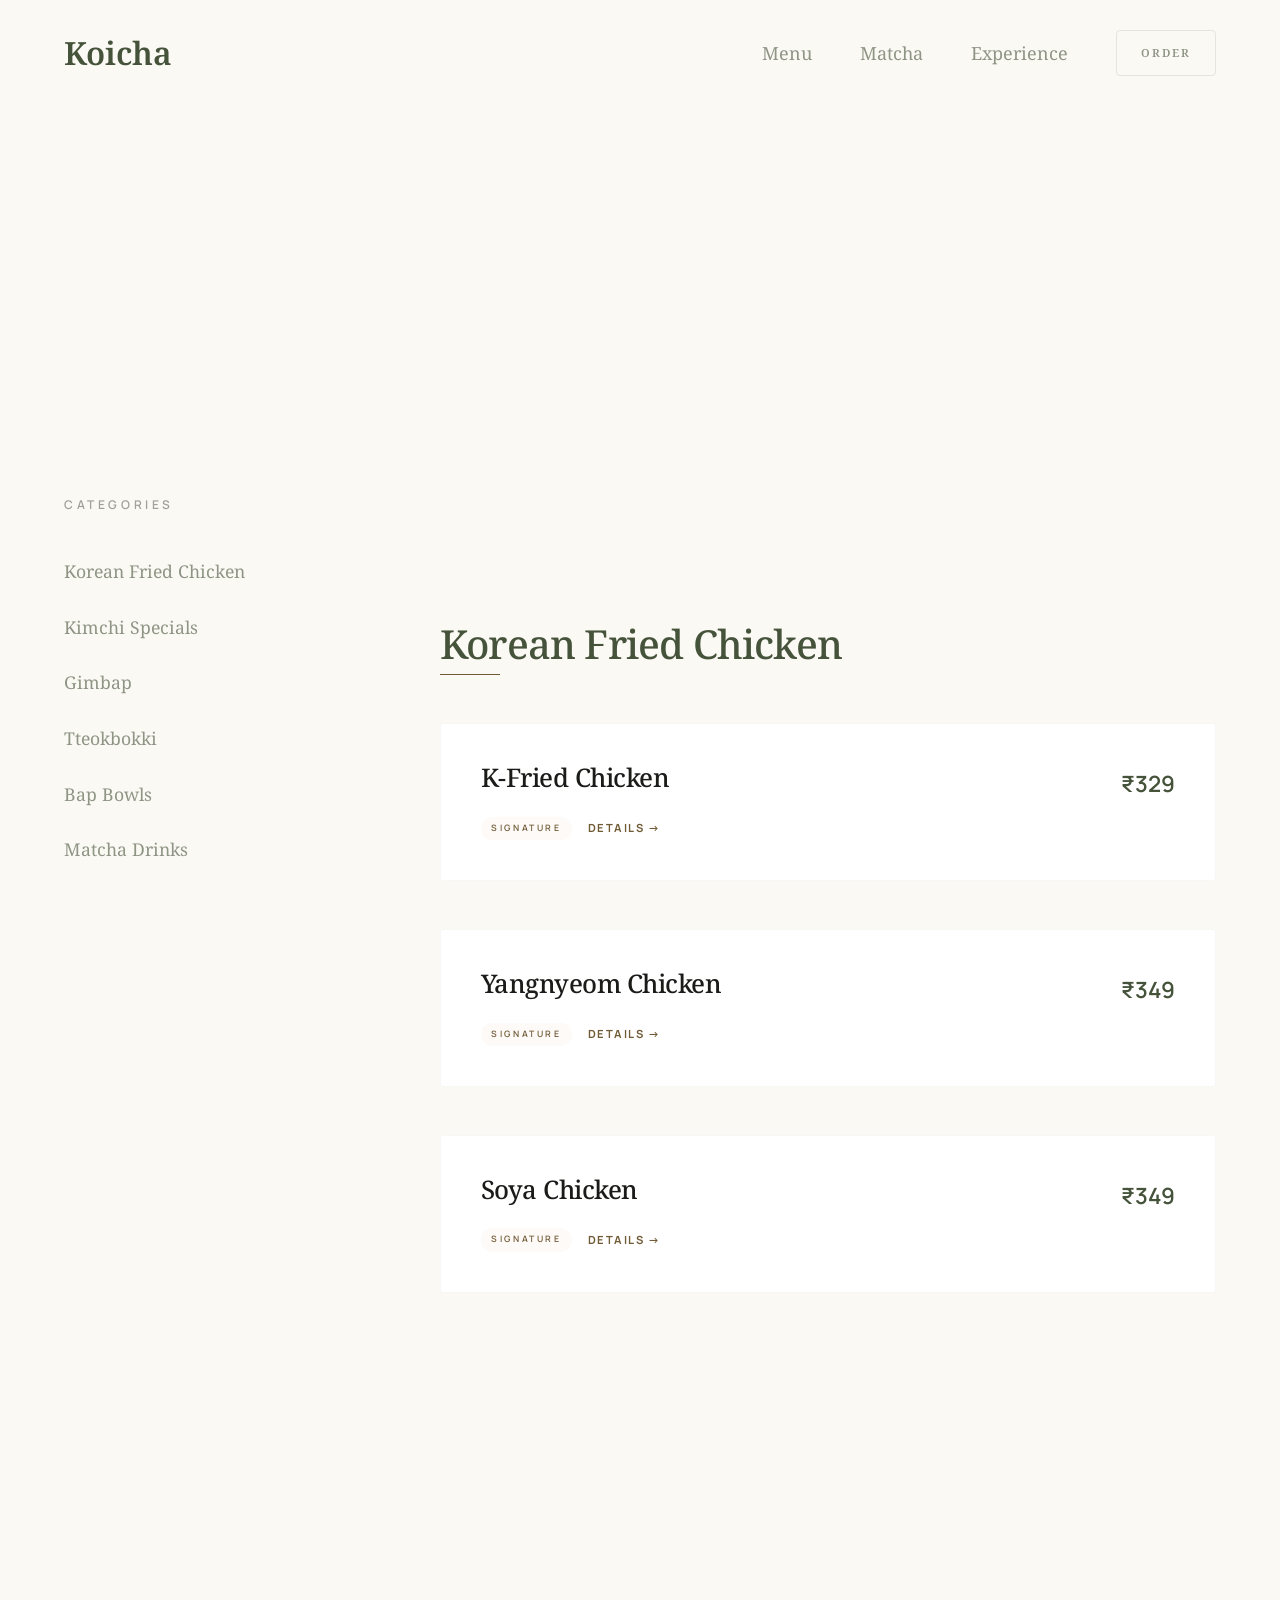
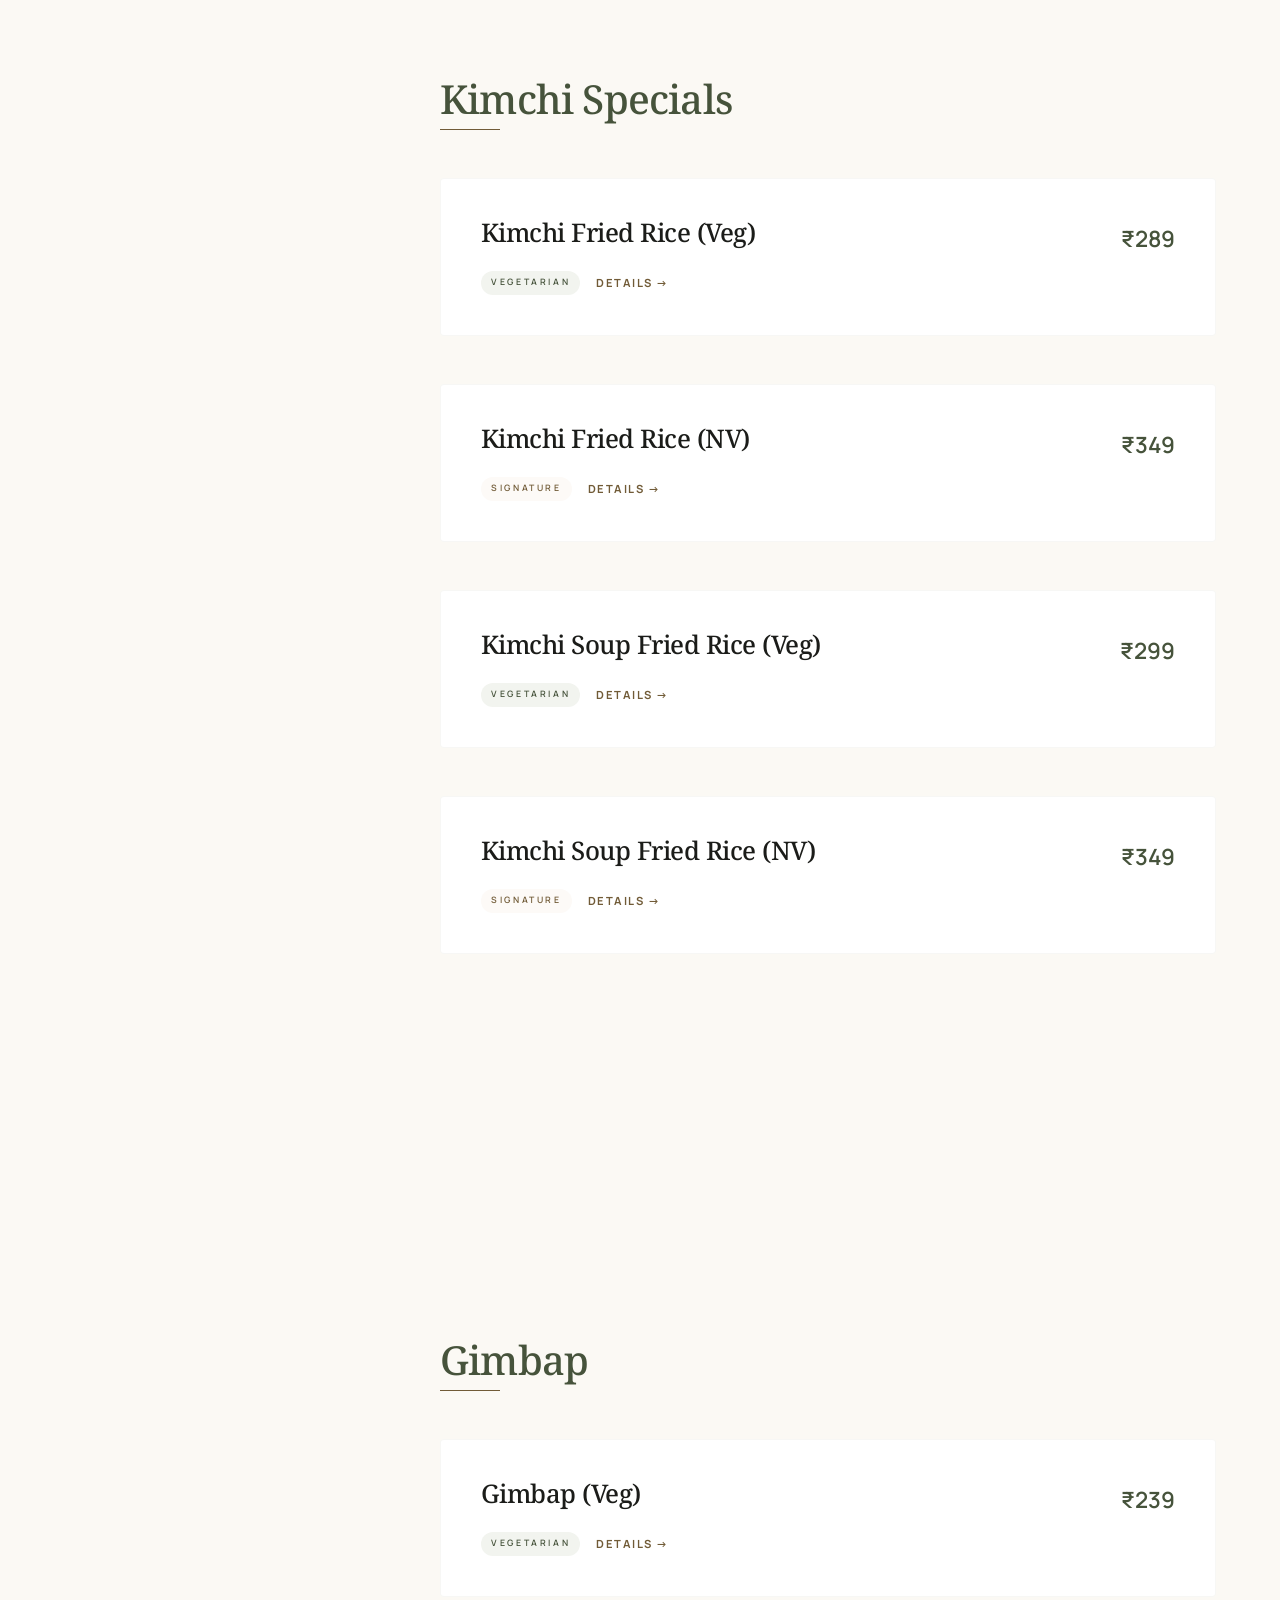
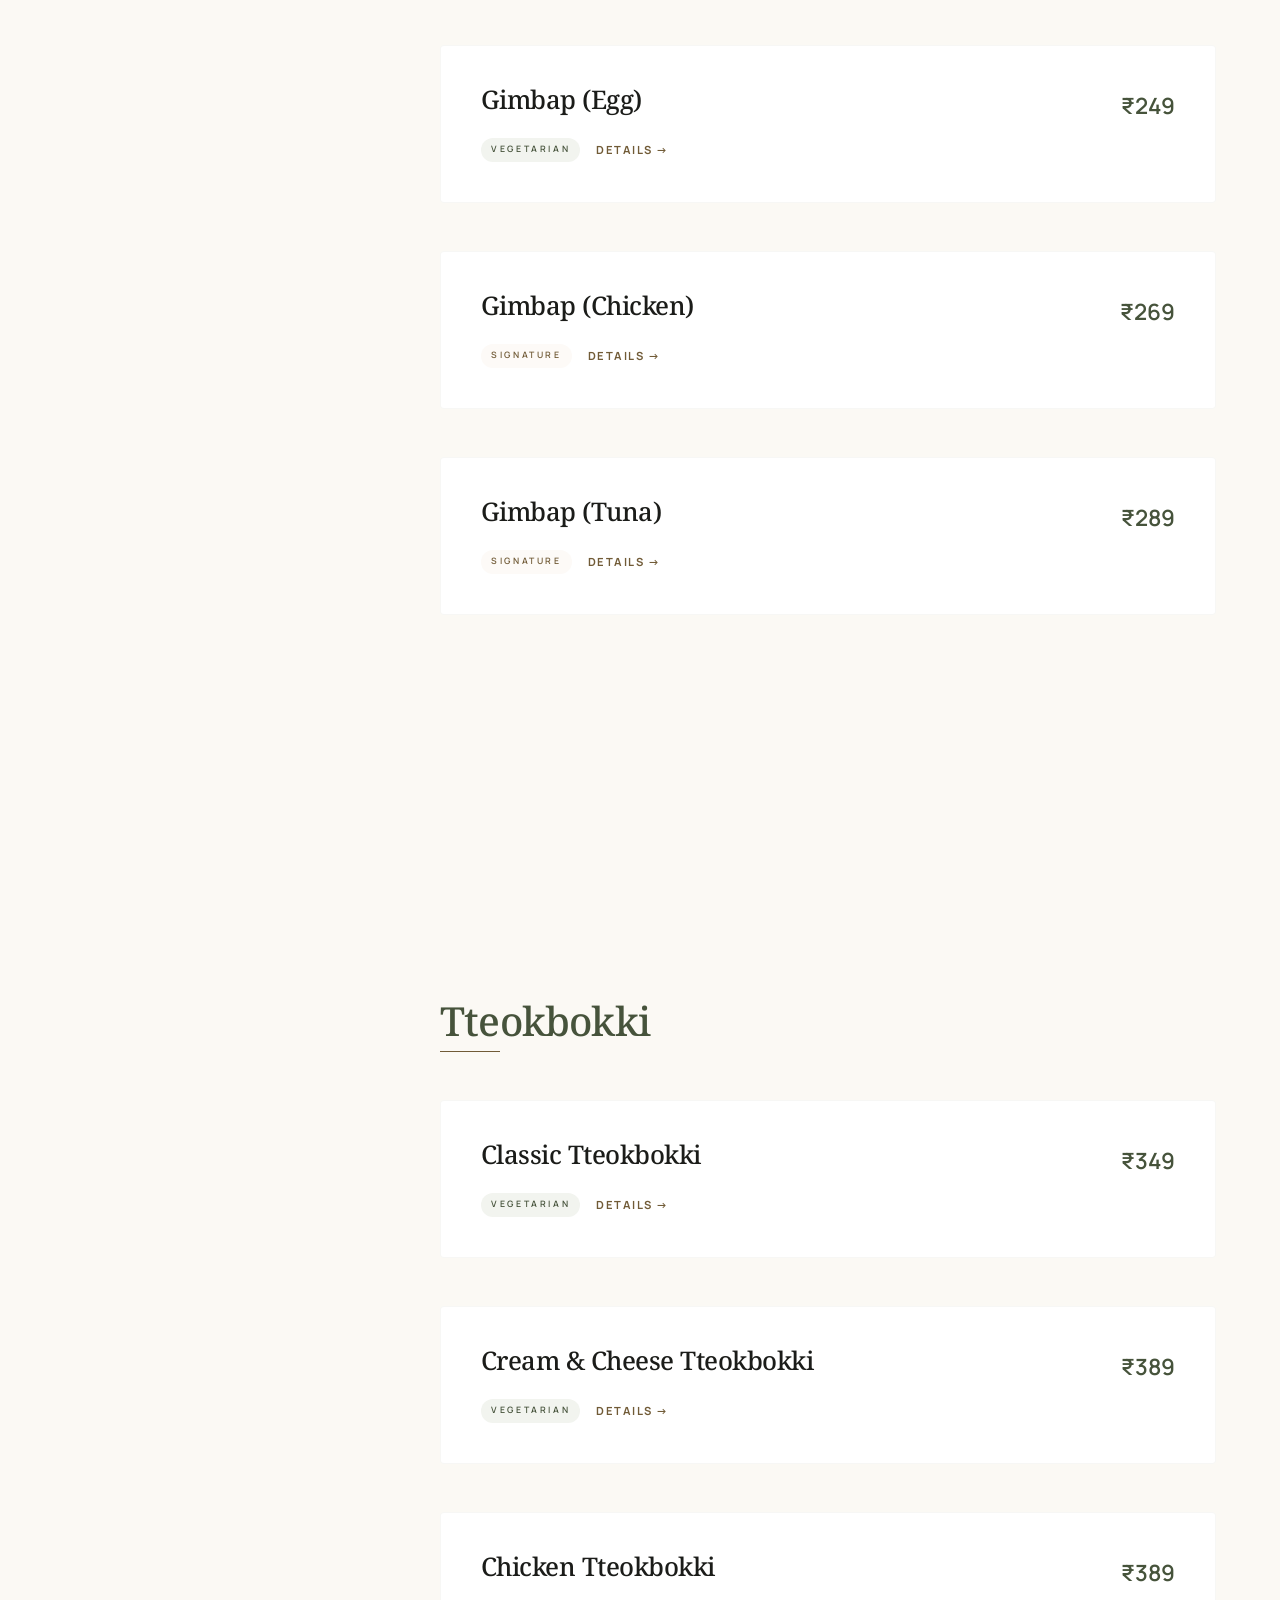
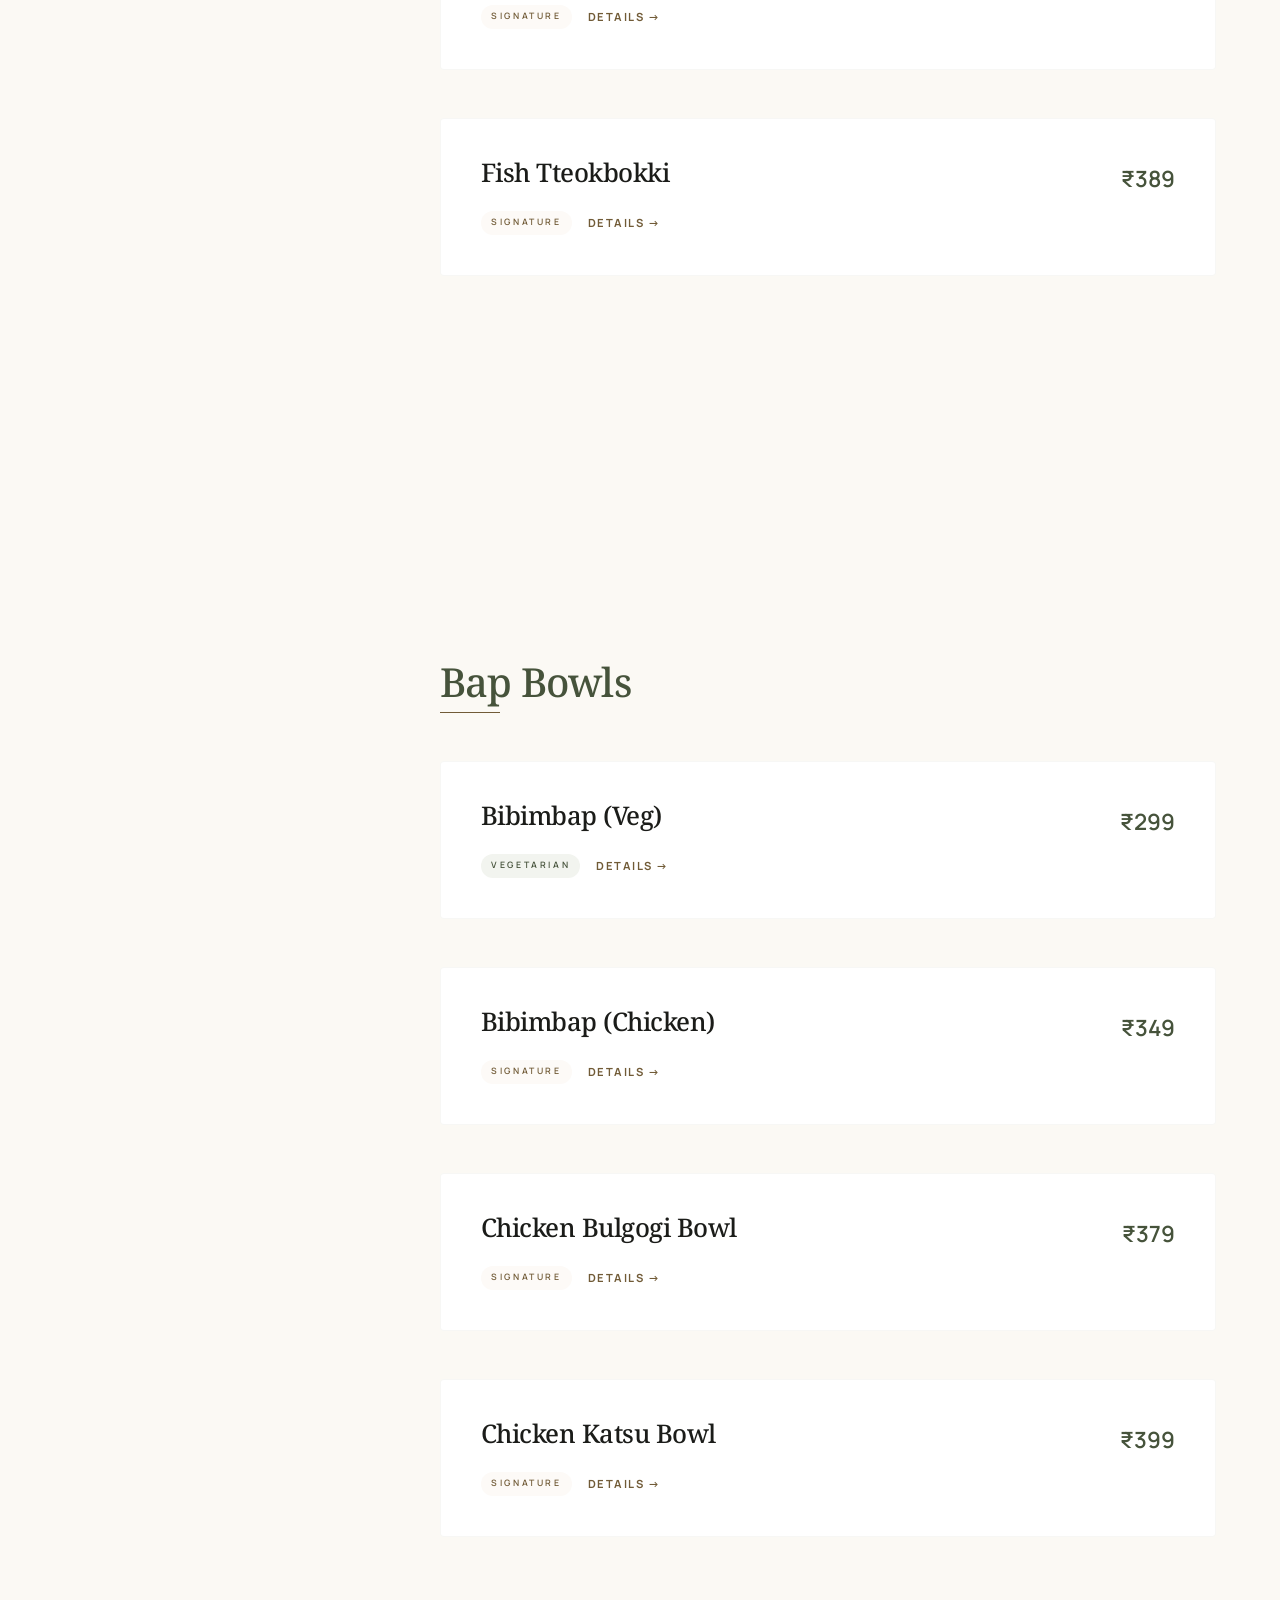
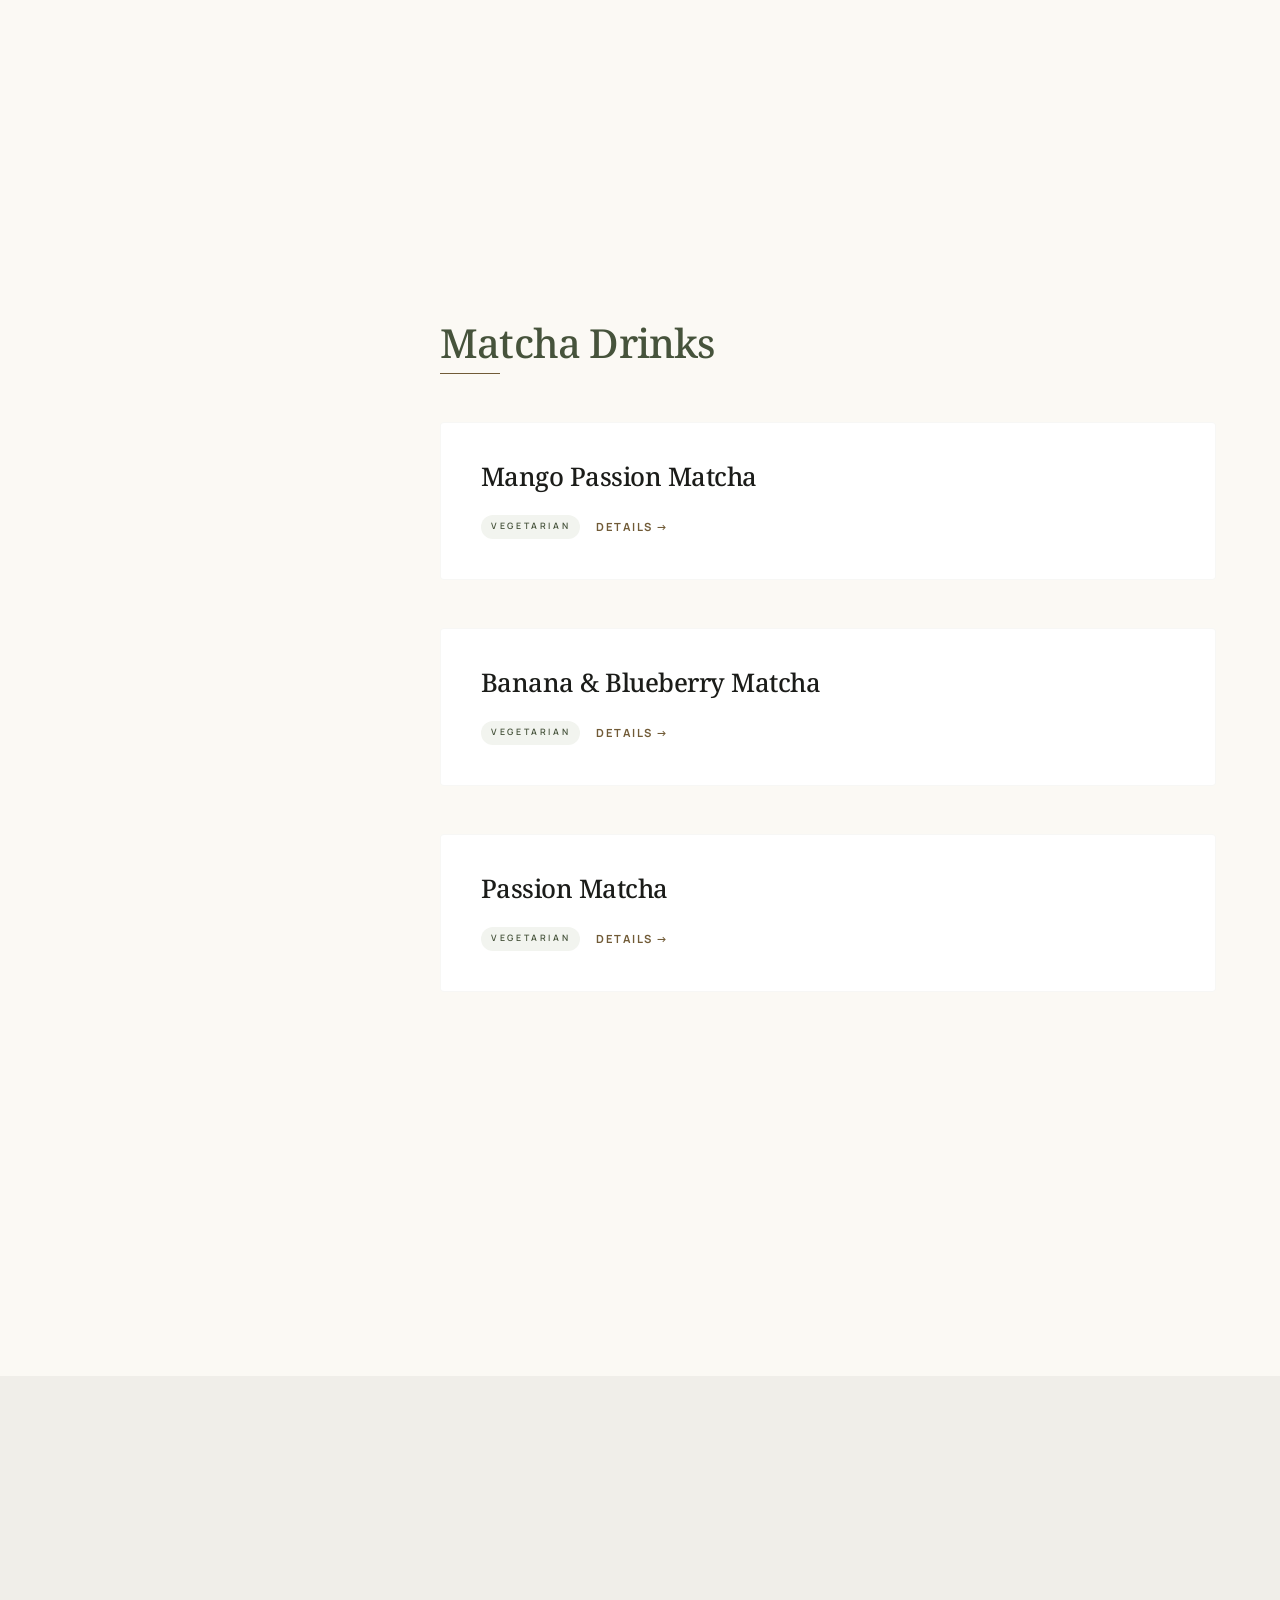
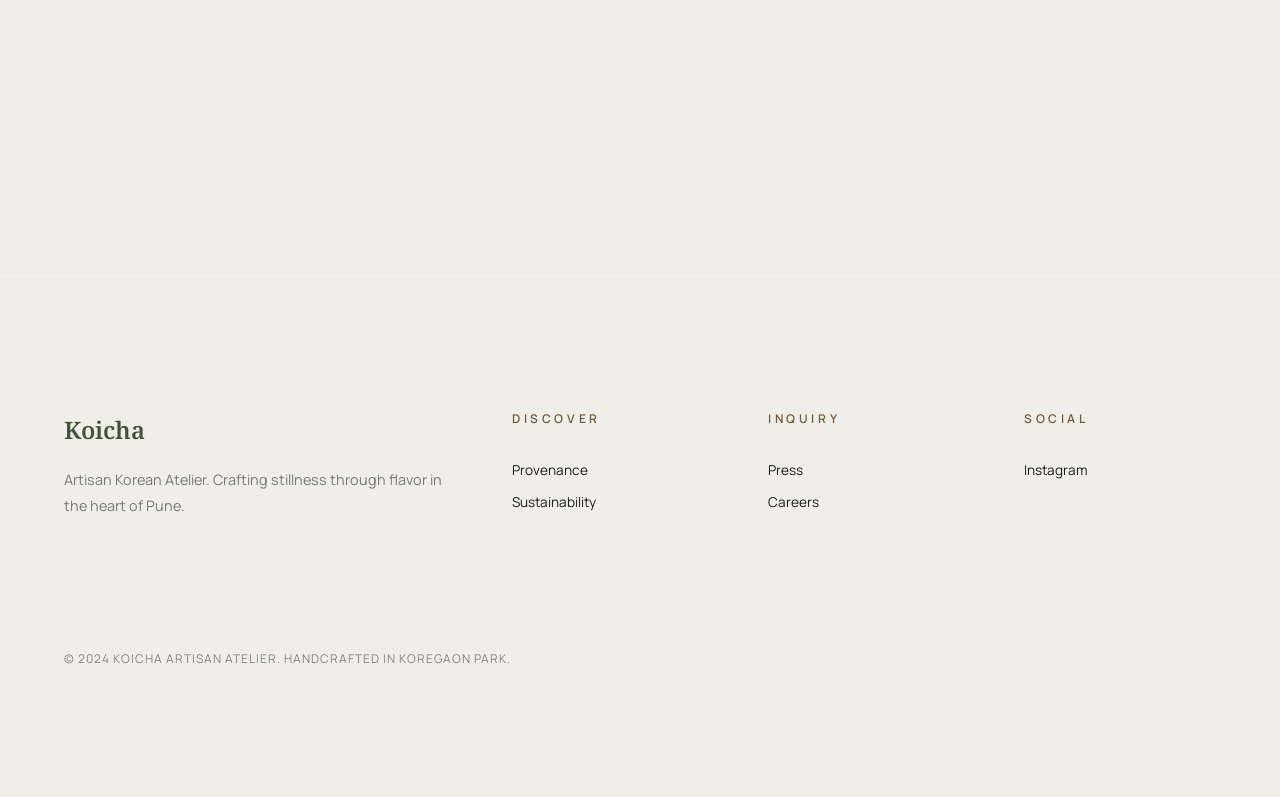
<file: docs/menu.html>
<!DOCTYPE html>
<html lang="en-IN">

<head>
  <meta charset="UTF-8">
  <meta name="viewport" content="width=device-width, initial-scale=1.0">
  <meta name="robots" content="index, follow">
  <meta name="hreflang" content="en-IN">
  <meta name="google-site-verification" content="llT2D9x0XZtXqb3noAcRtEFTZSmY3PTHypGUiV1_TGU" />
  <title>Menu — Koicha Korean Food & Matcha Pune</title>

  <meta name="description"
    content="Explore our authentic Korean menu in Koregaon Park, Pune. From Gimbap and Tteokbokki to ceremonial grade Matcha. Limited batches daily.">

  <link rel="canonical" href="https://ishanlagrawal.github.io/koicha-seo-engine/menu.html">

  <!-- Open Graph -->
  <meta property="og:title" content="Koicha">
  <meta property="og:description"
    content="Koicha — Authentic Korean Food & Ceremonial Matcha. Limited batches daily. Easy Boba, Lane 7, Koregaon Park, Pune. Open 2 PM–11 PM (Closed Mondays).">
  <meta property="og:type" content="restaurant">
  <meta property="og:url" content="https://ishanlagrawal.github.io/koicha-seo-engine/menu.html">
  <meta property="og:image"
    content="https://ishanlagrawal.github.io/koicha-seo-engine/static/images/koicha-korean-food-matcha-koregaon-park-pune.jpg">
  <meta property="og:locale" content="en_IN">

  <!-- Twitter Card -->
  <meta name="twitter:card" content="summary_large_image">
  <meta name="twitter:title" content="Koicha">
  <meta name="twitter:description" content="Koicha — Authentic Korean Food & Ceremonial Matcha. Limited batches daily. Easy Boba, Lane 7, Koregaon Park, Pune. Open 2 PM–11 PM (Closed Mondays).">
  <meta name="twitter:image" content="https://ishanlagrawal.github.io/koicha-seo-engine/static/images/koicha-korean-food-matcha-koregaon-park-pune.jpg">

  <!-- Schema.org JSON-LD -->
  
<script type="application/ld+json">
{
  "@context": "https://schema.org",
  "@type": "Restaurant",
  "name": "Koicha",
  "address": {
    "@type": "PostalAddress",
    "streetAddress": "Easy Boba, Lane 7, Koregaon Park, Pune 411001"
  },
  "openingHoursSpecification": [
    {
      "@type": "OpeningHoursSpecification",
      "dayOfWeek": "https://schema.org/Tuesday",
      "opens": "14:00",
      "closes": "23:00"
    },
    {
      "@type": "OpeningHoursSpecification",
      "dayOfWeek": "https://schema.org/Wednesday",
      "opens": "14:00",
      "closes": "23:00"
    },
    {
      "@type": "OpeningHoursSpecification",
      "dayOfWeek": "https://schema.org/Thursday",
      "opens": "14:00",
      "closes": "23:00"
    },
    {
      "@type": "OpeningHoursSpecification",
      "dayOfWeek": "https://schema.org/Friday",
      "opens": "14:00",
      "closes": "23:00"
    },
    {
      "@type": "OpeningHoursSpecification",
      "dayOfWeek": "https://schema.org/Saturday",
      "opens": "14:00",
      "closes": "23:00"
    },
    {
      "@type": "OpeningHoursSpecification",
      "dayOfWeek": "https://schema.org/Sunday",
      "opens": "14:00",
      "closes": "23:00"
    }
  ],
  "hasMenu": {
    "@type": "Menu",
    "hasMenuSection": [
      {
        "@type": "MenuSection",
        "name": "Chicken",
        "hasMenuItem": [
          {
            "@type": "MenuItem",
            "name": "Korean Fried Chicken",
            "description": "Crispy fried chicken with spicy Korean sauce",
            "offers": {
              "@type": "Offer",
              "price": "349",
              "priceCurrency": "INR"
            }
          },
          {
            "@type": "MenuItem",
            "name": "K-fried Yangnyeom Soya Chicken",
            "description": "Soya sauce marinated chicken, crispy fried",
            "offers": {
              "@type": "Offer",
              "price": "389",
              "priceCurrency": "INR"
            }
          }
        ]
      },
      {
        "@type": "MenuSection",
        "name": "Soup",
        "hasMenuItem": [
          {
            "@type": "MenuItem",
            "name": "Kimchi Soup",
            "description": "Spicy kimchi soup with vegetables",
            "offers": {
              "@type": "Offer",
              "price": "329",
              "priceCurrency": "INR"
            },
            "suitableForDiet": "https://schema.org/VegetarianDiet"
          }
        ]
      },
      {
        "@type": "MenuSection",
        "name": "Rice",
        "hasMenuItem": [
          {
            "@type": "MenuItem",
            "name": "Fried Rice with Kimchi",
            "description": "Kimchi fried rice with vegetables",
            "offers": {
              "@type": "Offer",
              "price": "329",
              "priceCurrency": "INR"
            },
            "suitableForDiet": "https://schema.org/VegetarianDiet"
          }
        ]
      },
      {
        "@type": "MenuSection",
        "name": "Gimbap",
        "hasMenuItem": [
          {
            "@type": "MenuItem",
            "name": "Veg Gimbap",
            "description": "Veg gimbap with rice and vegetables",
            "offers": {
              "@type": "Offer",
              "price": "249",
              "priceCurrency": "INR"
            },
            "suitableForDiet": "https://schema.org/VegetarianDiet"
          },
          {
            "@type": "MenuItem",
            "name": "Egg Gimbap",
            "description": "Egg gimbap with rice and vegetables",
            "offers": {
              "@type": "Offer",
              "price": "249",
              "priceCurrency": "INR"
            },
            "suitableForDiet": "https://schema.org/VegetarianDiet"
          },
          {
            "@type": "MenuItem",
            "name": "Chicken Gimbap",
            "description": "Chicken gimbap with rice and vegetables",
            "offers": {
              "@type": "Offer",
              "price": "289",
              "priceCurrency": "INR"
            }
          },
          {
            "@type": "MenuItem",
            "name": "Tuna Gimbap",
            "description": "Tuna gimbap with rice and vegetables",
            "offers": {
              "@type": "Offer",
              "price": "329",
              "priceCurrency": "INR"
            }
          }
        ]
      },
      {
        "@type": "MenuSection",
        "name": "Tteokbokki",
        "hasMenuItem": [
          {
            "@type": "MenuItem",
            "name": "Tteokbokki",
            "description": "Spicy tteokbokki with rice cakes",
            "offers": {
              "@type": "Offer",
              "price": "349",
              "priceCurrency": "INR"
            },
            "suitableForDiet": "https://schema.org/VegetarianDiet"
          },
          {
            "@type": "MenuItem",
            "name": "Cream Chicken Tteokbokki",
            "description": "Creamy chicken tteokbokki with rice cakes",
            "offers": {
              "@type": "Offer",
              "price": "389",
              "priceCurrency": "INR"
            }
          },
          {
            "@type": "MenuItem",
            "name": "Fish Tteokbokki",
            "description": "Fish tteokbokki with rice cakes",
            "offers": {
              "@type": "Offer",
              "price": "389",
              "priceCurrency": "INR"
            }
          },
          {
            "@type": "MenuItem",
            "name": "Classic Tteokbokki",
            "description": "Classic tteokbokki with rice cakes",
            "offers": {
              "@type": "Offer",
              "price": "389",
              "priceCurrency": "INR"
            },
            "suitableForDiet": "https://schema.org/VegetarianDiet"
          }
        ]
      },
      {
        "@type": "MenuSection",
        "name": "Bibimbap",
        "hasMenuItem": [
          {
            "@type": "MenuItem",
            "name": "Veg Bibimbap",
            "description": "Veg bibimbap with mixed vegetables",
            "offers": {
              "@type": "Offer",
              "price": "299",
              "priceCurrency": "INR"
            },
            "suitableForDiet": "https://schema.org/VegetarianDiet"
          },
          {
            "@type": "MenuItem",
            "name": "Chicken Bibimbap",
            "description": "Chicken bibimbap with mixed vegetables",
            "offers": {
              "@type": "Offer",
              "price": "349",
              "priceCurrency": "INR"
            }
          }
        ]
      },
      {
        "@type": "MenuSection",
        "name": "Katsu",
        "hasMenuItem": [
          {
            "@type": "MenuItem",
            "name": "Bulgogi Katsu",
            "description": "Marinated beef katsu with rice",
            "offers": {
              "@type": "Offer",
              "price": "399",
              "priceCurrency": "INR"
            }
          }
        ]
      },
      {
        "@type": "MenuSection",
        "name": "Drinks",
        "hasMenuItem": [
          {
            "@type": "MenuItem",
            "name": "Blueberry Matcha Latte",
            "description": "Blueberry matcha latte with ceremonial grade matcha",
            "offers": {
              "@type": "Offer",
              "price": "379",
              "priceCurrency": "INR"
            },
            "suitableForDiet": "https://schema.org/VegetarianDiet"
          },
          {
            "@type": "MenuItem",
            "name": "Banana Matcha Latte",
            "description": "Banana matcha latte with ceremonial grade matcha",
            "offers": {
              "@type": "Offer",
              "price": "379",
              "priceCurrency": "INR"
            },
            "suitableForDiet": "https://schema.org/VegetarianDiet"
          },
          {
            "@type": "MenuItem",
            "name": "Mango Matcha Latte",
            "description": "Mango matcha latte with ceremonial grade matcha",
            "offers": {
              "@type": "Offer",
              "price": "349",
              "priceCurrency": "INR"
            },
            "suitableForDiet": "https://schema.org/VegetarianDiet"
          },
          {
            "@type": "MenuItem",
            "name": "Strawberry Matcha Latte",
            "description": "Strawberry matcha latte with ceremonial grade matcha",
            "offers": {
              "@type": "Offer",
              "price": "349",
              "priceCurrency": "INR"
            },
            "suitableForDiet": "https://schema.org/VegetarianDiet"
          },
          {
            "@type": "MenuItem",
            "name": "Iced Matcha Cococha",
            "description": "Iced matcha cococha with ceremonial grade matcha",
            "offers": {
              "@type": "Offer",
              "price": "299",
              "priceCurrency": "INR"
            },
            "suitableForDiet": "https://schema.org/VegetarianDiet"
          }
        ]
      },
      {
        "@type": "MenuSection",
        "name": "Specials",
        "hasMenuItem": [
          {
            "@type": "MenuItem",
            "name": "SEOUL SOLD OUT",
            "description": "Limited edition Seoul sold out dish",
            "offers": {
              "@type": "Offer",
              "price": "499",
              "priceCurrency": "INR"
            }
          }
        ]
      }
    ]
  }
}
</script>


  <!-- Fonts -->
  <link rel="preconnect" href="https://fonts.googleapis.com">
  <link rel="preconnect" href="https://fonts.gstatic.com" crossorigin>
  <link
    href="https://fonts.googleapis.com/css2?family=Noto+Serif:ital,wght@0,400;0,600;0,700;1,400&family=Manrope:wght@300;400;500;600&display=swap"
    rel="stylesheet">

  <!-- Styles -->
  <link rel="stylesheet" href="https://ishanlagrawal.github.io/koicha-seo-engine/static/css/style.css">

  
<style>
  .menu-sidebar nav a:hover { opacity: 1 !important; transform: translateX(5px); }
  .menu-item-card:hover { transform: translateY(-4px); box-shadow: 0 20px 40px rgba(0,0,0,0.03); }
  @media (max-width: 992px) {
    .menu-container { grid-template-columns: 1fr; }
    .menu-sidebar { display: none; }
  }
</style>

</head>

<body>

  <!-- Header / Nav -->
  <header class="site-header">
    <div class="container site-header-inner">
      <a href="https://ishanlagrawal.github.io/koicha-seo-engine/" class="logo" aria-label="Koicha Home" style="text-decoration: none;">
        <span class="logo-text">Koicha</span>
      </a>
      <nav class="nav-links" aria-label="Main navigation">
        <a href="https://ishanlagrawal.github.io/koicha-seo-engine/menu.html">Menu</a>
        <a href="https://ishanlagrawal.github.io/koicha-seo-engine/matcha-pune.html">Matcha</a>
        <a href="https://ishanlagrawal.github.io/koicha-seo-engine/korean-food-pune-guide.html">Experience</a>
        <a href="https://www.swiggy.com/direct/brand/771805" class="btn btn-outline" target="_blank" rel="noopener"
          id="order-swiggy-nav" style="padding: 0.75rem 1.5rem; font-size: 0.7rem; letter-spacing: 2px;">Order</a>
      </nav>
    </div>
  </header>

  <!-- Page Content -->
  <main id="main-content">
    
<section class="menu-hero" style="background: var(--surface); padding: 10rem 0 6rem; text-align: center;">
  <div class="container" data-reveal>
    <span class="label-md" style="margin-bottom: 1.5rem;">The Curation</span>
    <h1 style="margin-bottom: 1.5rem;">Our Selection</h1>
    <p style="max-width: 700px; margin: 0 auto; font-size: 1.25rem;">Artisan Korean flavors and premium Japanese matcha, prepared in limited batches daily in the heart of Koregaon Park.</p>
  </div>
</section>

<div class="menu-container container" style="display: grid; grid-template-columns: 280px 1fr; gap: 6rem; padding-bottom: 8rem;">
  <!-- Sidebar Category Navigation -->
  <aside class="menu-sidebar" style="position: sticky; top: 120px; height: fit-content;">
    <nav class="category-nav" style="display: flex; flex-direction: column; gap: 1.5rem;">
      <span class="label-md" style="margin-bottom: 1rem; color: var(--on-surface-variant); opacity: 0.5;">Categories</span>
      
      <a href="#korean-fried-chicken" style="text-decoration: none; font-family: var(--font-display); font-size: 1.1rem; color: var(--primary); opacity: 0.6; transition: var(--transition);">Korean Fried Chicken</a>
      
      <a href="#kimchi-specials" style="text-decoration: none; font-family: var(--font-display); font-size: 1.1rem; color: var(--primary); opacity: 0.6; transition: var(--transition);">Kimchi Specials</a>
      
      <a href="#gimbap" style="text-decoration: none; font-family: var(--font-display); font-size: 1.1rem; color: var(--primary); opacity: 0.6; transition: var(--transition);">Gimbap</a>
      
      <a href="#tteokbokki" style="text-decoration: none; font-family: var(--font-display); font-size: 1.1rem; color: var(--primary); opacity: 0.6; transition: var(--transition);">Tteokbokki</a>
      
      <a href="#bap-bowls" style="text-decoration: none; font-family: var(--font-display); font-size: 1.1rem; color: var(--primary); opacity: 0.6; transition: var(--transition);">Bap Bowls</a>
      
      <a href="#matcha-drinks" style="text-decoration: none; font-family: var(--font-display); font-size: 1.1rem; color: var(--primary); opacity: 0.6; transition: var(--transition);">Matcha Drinks</a>
      
    </nav>
  </aside>

  <!-- Main Menu List -->
  <div class="menu-grid">
    
    <section id="korean-fried-chicken" class="menu-category" style="margin-bottom: 8rem; scroll-margin-top: 150px;" data-reveal>
      <div style="margin-bottom: 3rem;">
        <h2 style="font-size: 2.5rem; color: var(--primary); margin-bottom: 0.5rem;">Korean Fried Chicken</h2>
        <div style="width: 60px; height: 1px; background: var(--secondary);"></div>
      </div>
      
      <div class="items-list" style="display: grid; grid-template-columns: 1fr; gap: 3rem;">
        
        <article class="menu-item-card ghost-border" style="background: var(--surface-container-lowest); padding: 2.5rem; border-radius: 4px; display: flex; justify-content: space-between; align-items: flex-start; transition: var(--transition);">
          <div style="max-width: 70%;">
            <h3 style="font-size: 1.6rem; margin-bottom: 0.75rem;"><a href="https://ishanlagrawal.github.io/koicha-seo-engine/menu/k-fried-chicken.html" style="text-decoration: none; color: inherit;">K-Fried Chicken</a></h3>
            <p style="font-size: 0.95rem; line-height: 1.6; margin-bottom: 1.5rem; opacity: 0.8;"></p>
            
            <div style="display: flex; gap: 1rem; align-items: center;">
              
              <span class="label-md" style="font-size: 0.55rem; color: #715b37; background: #fdfaf7; padding: 4px 10px; border-radius: 20px;">Signature</span>
              
              <a href="https://ishanlagrawal.github.io/koicha-seo-engine/menu/k-fried-chicken.html" style="font-size: 0.7rem; text-decoration: none; color: var(--secondary); text-transform: uppercase; letter-spacing: 1.5px; font-weight: 700;">Details →</a>
            </div>
          </div>
          
          
          <div style="font-family: var(--font-body); font-weight: 600; font-size: 1.4rem; color: var(--primary);">₹329</div>
          
        </article>
        
        <article class="menu-item-card ghost-border" style="background: var(--surface-container-lowest); padding: 2.5rem; border-radius: 4px; display: flex; justify-content: space-between; align-items: flex-start; transition: var(--transition);">
          <div style="max-width: 70%;">
            <h3 style="font-size: 1.6rem; margin-bottom: 0.75rem;"><a href="https://ishanlagrawal.github.io/koicha-seo-engine/menu/yangnyeom-chicken.html" style="text-decoration: none; color: inherit;">Yangnyeom Chicken</a></h3>
            <p style="font-size: 0.95rem; line-height: 1.6; margin-bottom: 1.5rem; opacity: 0.8;"></p>
            
            <div style="display: flex; gap: 1rem; align-items: center;">
              
              <span class="label-md" style="font-size: 0.55rem; color: #715b37; background: #fdfaf7; padding: 4px 10px; border-radius: 20px;">Signature</span>
              
              <a href="https://ishanlagrawal.github.io/koicha-seo-engine/menu/yangnyeom-chicken.html" style="font-size: 0.7rem; text-decoration: none; color: var(--secondary); text-transform: uppercase; letter-spacing: 1.5px; font-weight: 700;">Details →</a>
            </div>
          </div>
          
          
          <div style="font-family: var(--font-body); font-weight: 600; font-size: 1.4rem; color: var(--primary);">₹349</div>
          
        </article>
        
        <article class="menu-item-card ghost-border" style="background: var(--surface-container-lowest); padding: 2.5rem; border-radius: 4px; display: flex; justify-content: space-between; align-items: flex-start; transition: var(--transition);">
          <div style="max-width: 70%;">
            <h3 style="font-size: 1.6rem; margin-bottom: 0.75rem;"><a href="https://ishanlagrawal.github.io/koicha-seo-engine/menu/soya-chicken.html" style="text-decoration: none; color: inherit;">Soya Chicken</a></h3>
            <p style="font-size: 0.95rem; line-height: 1.6; margin-bottom: 1.5rem; opacity: 0.8;"></p>
            
            <div style="display: flex; gap: 1rem; align-items: center;">
              
              <span class="label-md" style="font-size: 0.55rem; color: #715b37; background: #fdfaf7; padding: 4px 10px; border-radius: 20px;">Signature</span>
              
              <a href="https://ishanlagrawal.github.io/koicha-seo-engine/menu/soya-chicken.html" style="font-size: 0.7rem; text-decoration: none; color: var(--secondary); text-transform: uppercase; letter-spacing: 1.5px; font-weight: 700;">Details →</a>
            </div>
          </div>
          
          
          <div style="font-family: var(--font-body); font-weight: 600; font-size: 1.4rem; color: var(--primary);">₹349</div>
          
        </article>
        
      </div>
    </section>
    
    <section id="kimchi-specials" class="menu-category" style="margin-bottom: 8rem; scroll-margin-top: 150px;" data-reveal>
      <div style="margin-bottom: 3rem;">
        <h2 style="font-size: 2.5rem; color: var(--primary); margin-bottom: 0.5rem;">Kimchi Specials</h2>
        <div style="width: 60px; height: 1px; background: var(--secondary);"></div>
      </div>
      
      <div class="items-list" style="display: grid; grid-template-columns: 1fr; gap: 3rem;">
        
        <article class="menu-item-card ghost-border" style="background: var(--surface-container-lowest); padding: 2.5rem; border-radius: 4px; display: flex; justify-content: space-between; align-items: flex-start; transition: var(--transition);">
          <div style="max-width: 70%;">
            <h3 style="font-size: 1.6rem; margin-bottom: 0.75rem;"><a href="https://ishanlagrawal.github.io/koicha-seo-engine/menu/kimchi-fried-rice-veg.html" style="text-decoration: none; color: inherit;">Kimchi Fried Rice (Veg)</a></h3>
            <p style="font-size: 0.95rem; line-height: 1.6; margin-bottom: 1.5rem; opacity: 0.8;"></p>
            
            <div style="display: flex; gap: 1rem; align-items: center;">
              
              <span class="label-md" style="font-size: 0.55rem; color: #46533b; background: #f2f4ef; padding: 4px 10px; border-radius: 20px;">Vegetarian</span>
              
              <a href="https://ishanlagrawal.github.io/koicha-seo-engine/menu/kimchi-fried-rice-veg.html" style="font-size: 0.7rem; text-decoration: none; color: var(--secondary); text-transform: uppercase; letter-spacing: 1.5px; font-weight: 700;">Details →</a>
            </div>
          </div>
          
          
          <div style="font-family: var(--font-body); font-weight: 600; font-size: 1.4rem; color: var(--primary);">₹289</div>
          
        </article>
        
        <article class="menu-item-card ghost-border" style="background: var(--surface-container-lowest); padding: 2.5rem; border-radius: 4px; display: flex; justify-content: space-between; align-items: flex-start; transition: var(--transition);">
          <div style="max-width: 70%;">
            <h3 style="font-size: 1.6rem; margin-bottom: 0.75rem;"><a href="https://ishanlagrawal.github.io/koicha-seo-engine/menu/kimchi-fried-rice-nv.html" style="text-decoration: none; color: inherit;">Kimchi Fried Rice (NV)</a></h3>
            <p style="font-size: 0.95rem; line-height: 1.6; margin-bottom: 1.5rem; opacity: 0.8;"></p>
            
            <div style="display: flex; gap: 1rem; align-items: center;">
              
              <span class="label-md" style="font-size: 0.55rem; color: #715b37; background: #fdfaf7; padding: 4px 10px; border-radius: 20px;">Signature</span>
              
              <a href="https://ishanlagrawal.github.io/koicha-seo-engine/menu/kimchi-fried-rice-nv.html" style="font-size: 0.7rem; text-decoration: none; color: var(--secondary); text-transform: uppercase; letter-spacing: 1.5px; font-weight: 700;">Details →</a>
            </div>
          </div>
          
          
          <div style="font-family: var(--font-body); font-weight: 600; font-size: 1.4rem; color: var(--primary);">₹349</div>
          
        </article>
        
        <article class="menu-item-card ghost-border" style="background: var(--surface-container-lowest); padding: 2.5rem; border-radius: 4px; display: flex; justify-content: space-between; align-items: flex-start; transition: var(--transition);">
          <div style="max-width: 70%;">
            <h3 style="font-size: 1.6rem; margin-bottom: 0.75rem;"><a href="https://ishanlagrawal.github.io/koicha-seo-engine/menu/kimchi-soup-fried-rice-veg.html" style="text-decoration: none; color: inherit;">Kimchi Soup Fried Rice (Veg)</a></h3>
            <p style="font-size: 0.95rem; line-height: 1.6; margin-bottom: 1.5rem; opacity: 0.8;"></p>
            
            <div style="display: flex; gap: 1rem; align-items: center;">
              
              <span class="label-md" style="font-size: 0.55rem; color: #46533b; background: #f2f4ef; padding: 4px 10px; border-radius: 20px;">Vegetarian</span>
              
              <a href="https://ishanlagrawal.github.io/koicha-seo-engine/menu/kimchi-soup-fried-rice-veg.html" style="font-size: 0.7rem; text-decoration: none; color: var(--secondary); text-transform: uppercase; letter-spacing: 1.5px; font-weight: 700;">Details →</a>
            </div>
          </div>
          
          
          <div style="font-family: var(--font-body); font-weight: 600; font-size: 1.4rem; color: var(--primary);">₹299</div>
          
        </article>
        
        <article class="menu-item-card ghost-border" style="background: var(--surface-container-lowest); padding: 2.5rem; border-radius: 4px; display: flex; justify-content: space-between; align-items: flex-start; transition: var(--transition);">
          <div style="max-width: 70%;">
            <h3 style="font-size: 1.6rem; margin-bottom: 0.75rem;"><a href="https://ishanlagrawal.github.io/koicha-seo-engine/menu/kimchi-soup-fried-rice-nv.html" style="text-decoration: none; color: inherit;">Kimchi Soup Fried Rice (NV)</a></h3>
            <p style="font-size: 0.95rem; line-height: 1.6; margin-bottom: 1.5rem; opacity: 0.8;"></p>
            
            <div style="display: flex; gap: 1rem; align-items: center;">
              
              <span class="label-md" style="font-size: 0.55rem; color: #715b37; background: #fdfaf7; padding: 4px 10px; border-radius: 20px;">Signature</span>
              
              <a href="https://ishanlagrawal.github.io/koicha-seo-engine/menu/kimchi-soup-fried-rice-nv.html" style="font-size: 0.7rem; text-decoration: none; color: var(--secondary); text-transform: uppercase; letter-spacing: 1.5px; font-weight: 700;">Details →</a>
            </div>
          </div>
          
          
          <div style="font-family: var(--font-body); font-weight: 600; font-size: 1.4rem; color: var(--primary);">₹349</div>
          
        </article>
        
      </div>
    </section>
    
    <section id="gimbap" class="menu-category" style="margin-bottom: 8rem; scroll-margin-top: 150px;" data-reveal>
      <div style="margin-bottom: 3rem;">
        <h2 style="font-size: 2.5rem; color: var(--primary); margin-bottom: 0.5rem;">Gimbap</h2>
        <div style="width: 60px; height: 1px; background: var(--secondary);"></div>
      </div>
      
      <div class="items-list" style="display: grid; grid-template-columns: 1fr; gap: 3rem;">
        
        <article class="menu-item-card ghost-border" style="background: var(--surface-container-lowest); padding: 2.5rem; border-radius: 4px; display: flex; justify-content: space-between; align-items: flex-start; transition: var(--transition);">
          <div style="max-width: 70%;">
            <h3 style="font-size: 1.6rem; margin-bottom: 0.75rem;"><a href="https://ishanlagrawal.github.io/koicha-seo-engine/menu/gimbap-veg.html" style="text-decoration: none; color: inherit;">Gimbap (Veg)</a></h3>
            <p style="font-size: 0.95rem; line-height: 1.6; margin-bottom: 1.5rem; opacity: 0.8;"></p>
            
            <div style="display: flex; gap: 1rem; align-items: center;">
              
              <span class="label-md" style="font-size: 0.55rem; color: #46533b; background: #f2f4ef; padding: 4px 10px; border-radius: 20px;">Vegetarian</span>
              
              <a href="https://ishanlagrawal.github.io/koicha-seo-engine/menu/gimbap-veg.html" style="font-size: 0.7rem; text-decoration: none; color: var(--secondary); text-transform: uppercase; letter-spacing: 1.5px; font-weight: 700;">Details →</a>
            </div>
          </div>
          
          
          <div style="font-family: var(--font-body); font-weight: 600; font-size: 1.4rem; color: var(--primary);">₹239</div>
          
        </article>
        
        <article class="menu-item-card ghost-border" style="background: var(--surface-container-lowest); padding: 2.5rem; border-radius: 4px; display: flex; justify-content: space-between; align-items: flex-start; transition: var(--transition);">
          <div style="max-width: 70%;">
            <h3 style="font-size: 1.6rem; margin-bottom: 0.75rem;"><a href="https://ishanlagrawal.github.io/koicha-seo-engine/menu/gimbap-egg.html" style="text-decoration: none; color: inherit;">Gimbap (Egg)</a></h3>
            <p style="font-size: 0.95rem; line-height: 1.6; margin-bottom: 1.5rem; opacity: 0.8;"></p>
            
            <div style="display: flex; gap: 1rem; align-items: center;">
              
              <span class="label-md" style="font-size: 0.55rem; color: #46533b; background: #f2f4ef; padding: 4px 10px; border-radius: 20px;">Vegetarian</span>
              
              <a href="https://ishanlagrawal.github.io/koicha-seo-engine/menu/gimbap-egg.html" style="font-size: 0.7rem; text-decoration: none; color: var(--secondary); text-transform: uppercase; letter-spacing: 1.5px; font-weight: 700;">Details →</a>
            </div>
          </div>
          
          
          <div style="font-family: var(--font-body); font-weight: 600; font-size: 1.4rem; color: var(--primary);">₹249</div>
          
        </article>
        
        <article class="menu-item-card ghost-border" style="background: var(--surface-container-lowest); padding: 2.5rem; border-radius: 4px; display: flex; justify-content: space-between; align-items: flex-start; transition: var(--transition);">
          <div style="max-width: 70%;">
            <h3 style="font-size: 1.6rem; margin-bottom: 0.75rem;"><a href="https://ishanlagrawal.github.io/koicha-seo-engine/menu/gimbap-chicken.html" style="text-decoration: none; color: inherit;">Gimbap (Chicken)</a></h3>
            <p style="font-size: 0.95rem; line-height: 1.6; margin-bottom: 1.5rem; opacity: 0.8;"></p>
            
            <div style="display: flex; gap: 1rem; align-items: center;">
              
              <span class="label-md" style="font-size: 0.55rem; color: #715b37; background: #fdfaf7; padding: 4px 10px; border-radius: 20px;">Signature</span>
              
              <a href="https://ishanlagrawal.github.io/koicha-seo-engine/menu/gimbap-chicken.html" style="font-size: 0.7rem; text-decoration: none; color: var(--secondary); text-transform: uppercase; letter-spacing: 1.5px; font-weight: 700;">Details →</a>
            </div>
          </div>
          
          
          <div style="font-family: var(--font-body); font-weight: 600; font-size: 1.4rem; color: var(--primary);">₹269</div>
          
        </article>
        
        <article class="menu-item-card ghost-border" style="background: var(--surface-container-lowest); padding: 2.5rem; border-radius: 4px; display: flex; justify-content: space-between; align-items: flex-start; transition: var(--transition);">
          <div style="max-width: 70%;">
            <h3 style="font-size: 1.6rem; margin-bottom: 0.75rem;"><a href="https://ishanlagrawal.github.io/koicha-seo-engine/menu/gimbap-tuna.html" style="text-decoration: none; color: inherit;">Gimbap (Tuna)</a></h3>
            <p style="font-size: 0.95rem; line-height: 1.6; margin-bottom: 1.5rem; opacity: 0.8;"></p>
            
            <div style="display: flex; gap: 1rem; align-items: center;">
              
              <span class="label-md" style="font-size: 0.55rem; color: #715b37; background: #fdfaf7; padding: 4px 10px; border-radius: 20px;">Signature</span>
              
              <a href="https://ishanlagrawal.github.io/koicha-seo-engine/menu/gimbap-tuna.html" style="font-size: 0.7rem; text-decoration: none; color: var(--secondary); text-transform: uppercase; letter-spacing: 1.5px; font-weight: 700;">Details →</a>
            </div>
          </div>
          
          
          <div style="font-family: var(--font-body); font-weight: 600; font-size: 1.4rem; color: var(--primary);">₹289</div>
          
        </article>
        
      </div>
    </section>
    
    <section id="tteokbokki" class="menu-category" style="margin-bottom: 8rem; scroll-margin-top: 150px;" data-reveal>
      <div style="margin-bottom: 3rem;">
        <h2 style="font-size: 2.5rem; color: var(--primary); margin-bottom: 0.5rem;">Tteokbokki</h2>
        <div style="width: 60px; height: 1px; background: var(--secondary);"></div>
      </div>
      
      <div class="items-list" style="display: grid; grid-template-columns: 1fr; gap: 3rem;">
        
        <article class="menu-item-card ghost-border" style="background: var(--surface-container-lowest); padding: 2.5rem; border-radius: 4px; display: flex; justify-content: space-between; align-items: flex-start; transition: var(--transition);">
          <div style="max-width: 70%;">
            <h3 style="font-size: 1.6rem; margin-bottom: 0.75rem;"><a href="https://ishanlagrawal.github.io/koicha-seo-engine/menu/classic-tteokbokki.html" style="text-decoration: none; color: inherit;">Classic Tteokbokki</a></h3>
            <p style="font-size: 0.95rem; line-height: 1.6; margin-bottom: 1.5rem; opacity: 0.8;"></p>
            
            <div style="display: flex; gap: 1rem; align-items: center;">
              
              <span class="label-md" style="font-size: 0.55rem; color: #46533b; background: #f2f4ef; padding: 4px 10px; border-radius: 20px;">Vegetarian</span>
              
              <a href="https://ishanlagrawal.github.io/koicha-seo-engine/menu/classic-tteokbokki.html" style="font-size: 0.7rem; text-decoration: none; color: var(--secondary); text-transform: uppercase; letter-spacing: 1.5px; font-weight: 700;">Details →</a>
            </div>
          </div>
          
          
          <div style="font-family: var(--font-body); font-weight: 600; font-size: 1.4rem; color: var(--primary);">₹349</div>
          
        </article>
        
        <article class="menu-item-card ghost-border" style="background: var(--surface-container-lowest); padding: 2.5rem; border-radius: 4px; display: flex; justify-content: space-between; align-items: flex-start; transition: var(--transition);">
          <div style="max-width: 70%;">
            <h3 style="font-size: 1.6rem; margin-bottom: 0.75rem;"><a href="https://ishanlagrawal.github.io/koicha-seo-engine/menu/cream-cheese-tteokbokki.html" style="text-decoration: none; color: inherit;">Cream & Cheese Tteokbokki</a></h3>
            <p style="font-size: 0.95rem; line-height: 1.6; margin-bottom: 1.5rem; opacity: 0.8;"></p>
            
            <div style="display: flex; gap: 1rem; align-items: center;">
              
              <span class="label-md" style="font-size: 0.55rem; color: #46533b; background: #f2f4ef; padding: 4px 10px; border-radius: 20px;">Vegetarian</span>
              
              <a href="https://ishanlagrawal.github.io/koicha-seo-engine/menu/cream-cheese-tteokbokki.html" style="font-size: 0.7rem; text-decoration: none; color: var(--secondary); text-transform: uppercase; letter-spacing: 1.5px; font-weight: 700;">Details →</a>
            </div>
          </div>
          
          
          <div style="font-family: var(--font-body); font-weight: 600; font-size: 1.4rem; color: var(--primary);">₹389</div>
          
        </article>
        
        <article class="menu-item-card ghost-border" style="background: var(--surface-container-lowest); padding: 2.5rem; border-radius: 4px; display: flex; justify-content: space-between; align-items: flex-start; transition: var(--transition);">
          <div style="max-width: 70%;">
            <h3 style="font-size: 1.6rem; margin-bottom: 0.75rem;"><a href="https://ishanlagrawal.github.io/koicha-seo-engine/menu/chicken-tteokbokki.html" style="text-decoration: none; color: inherit;">Chicken Tteokbokki</a></h3>
            <p style="font-size: 0.95rem; line-height: 1.6; margin-bottom: 1.5rem; opacity: 0.8;"></p>
            
            <div style="display: flex; gap: 1rem; align-items: center;">
              
              <span class="label-md" style="font-size: 0.55rem; color: #715b37; background: #fdfaf7; padding: 4px 10px; border-radius: 20px;">Signature</span>
              
              <a href="https://ishanlagrawal.github.io/koicha-seo-engine/menu/chicken-tteokbokki.html" style="font-size: 0.7rem; text-decoration: none; color: var(--secondary); text-transform: uppercase; letter-spacing: 1.5px; font-weight: 700;">Details →</a>
            </div>
          </div>
          
          
          <div style="font-family: var(--font-body); font-weight: 600; font-size: 1.4rem; color: var(--primary);">₹389</div>
          
        </article>
        
        <article class="menu-item-card ghost-border" style="background: var(--surface-container-lowest); padding: 2.5rem; border-radius: 4px; display: flex; justify-content: space-between; align-items: flex-start; transition: var(--transition);">
          <div style="max-width: 70%;">
            <h3 style="font-size: 1.6rem; margin-bottom: 0.75rem;"><a href="https://ishanlagrawal.github.io/koicha-seo-engine/menu/fish-tteokbokki.html" style="text-decoration: none; color: inherit;">Fish Tteokbokki</a></h3>
            <p style="font-size: 0.95rem; line-height: 1.6; margin-bottom: 1.5rem; opacity: 0.8;"></p>
            
            <div style="display: flex; gap: 1rem; align-items: center;">
              
              <span class="label-md" style="font-size: 0.55rem; color: #715b37; background: #fdfaf7; padding: 4px 10px; border-radius: 20px;">Signature</span>
              
              <a href="https://ishanlagrawal.github.io/koicha-seo-engine/menu/fish-tteokbokki.html" style="font-size: 0.7rem; text-decoration: none; color: var(--secondary); text-transform: uppercase; letter-spacing: 1.5px; font-weight: 700;">Details →</a>
            </div>
          </div>
          
          
          <div style="font-family: var(--font-body); font-weight: 600; font-size: 1.4rem; color: var(--primary);">₹389</div>
          
        </article>
        
      </div>
    </section>
    
    <section id="bap-bowls" class="menu-category" style="margin-bottom: 8rem; scroll-margin-top: 150px;" data-reveal>
      <div style="margin-bottom: 3rem;">
        <h2 style="font-size: 2.5rem; color: var(--primary); margin-bottom: 0.5rem;">Bap Bowls</h2>
        <div style="width: 60px; height: 1px; background: var(--secondary);"></div>
      </div>
      
      <div class="items-list" style="display: grid; grid-template-columns: 1fr; gap: 3rem;">
        
        <article class="menu-item-card ghost-border" style="background: var(--surface-container-lowest); padding: 2.5rem; border-radius: 4px; display: flex; justify-content: space-between; align-items: flex-start; transition: var(--transition);">
          <div style="max-width: 70%;">
            <h3 style="font-size: 1.6rem; margin-bottom: 0.75rem;"><a href="https://ishanlagrawal.github.io/koicha-seo-engine/menu/bibimbap-veg.html" style="text-decoration: none; color: inherit;">Bibimbap (Veg)</a></h3>
            <p style="font-size: 0.95rem; line-height: 1.6; margin-bottom: 1.5rem; opacity: 0.8;"></p>
            
            <div style="display: flex; gap: 1rem; align-items: center;">
              
              <span class="label-md" style="font-size: 0.55rem; color: #46533b; background: #f2f4ef; padding: 4px 10px; border-radius: 20px;">Vegetarian</span>
              
              <a href="https://ishanlagrawal.github.io/koicha-seo-engine/menu/bibimbap-veg.html" style="font-size: 0.7rem; text-decoration: none; color: var(--secondary); text-transform: uppercase; letter-spacing: 1.5px; font-weight: 700;">Details →</a>
            </div>
          </div>
          
          
          <div style="font-family: var(--font-body); font-weight: 600; font-size: 1.4rem; color: var(--primary);">₹299</div>
          
        </article>
        
        <article class="menu-item-card ghost-border" style="background: var(--surface-container-lowest); padding: 2.5rem; border-radius: 4px; display: flex; justify-content: space-between; align-items: flex-start; transition: var(--transition);">
          <div style="max-width: 70%;">
            <h3 style="font-size: 1.6rem; margin-bottom: 0.75rem;"><a href="https://ishanlagrawal.github.io/koicha-seo-engine/menu/bibimbap-chicken.html" style="text-decoration: none; color: inherit;">Bibimbap (Chicken)</a></h3>
            <p style="font-size: 0.95rem; line-height: 1.6; margin-bottom: 1.5rem; opacity: 0.8;"></p>
            
            <div style="display: flex; gap: 1rem; align-items: center;">
              
              <span class="label-md" style="font-size: 0.55rem; color: #715b37; background: #fdfaf7; padding: 4px 10px; border-radius: 20px;">Signature</span>
              
              <a href="https://ishanlagrawal.github.io/koicha-seo-engine/menu/bibimbap-chicken.html" style="font-size: 0.7rem; text-decoration: none; color: var(--secondary); text-transform: uppercase; letter-spacing: 1.5px; font-weight: 700;">Details →</a>
            </div>
          </div>
          
          
          <div style="font-family: var(--font-body); font-weight: 600; font-size: 1.4rem; color: var(--primary);">₹349</div>
          
        </article>
        
        <article class="menu-item-card ghost-border" style="background: var(--surface-container-lowest); padding: 2.5rem; border-radius: 4px; display: flex; justify-content: space-between; align-items: flex-start; transition: var(--transition);">
          <div style="max-width: 70%;">
            <h3 style="font-size: 1.6rem; margin-bottom: 0.75rem;"><a href="https://ishanlagrawal.github.io/koicha-seo-engine/menu/chicken-bulgogi-bowl.html" style="text-decoration: none; color: inherit;">Chicken Bulgogi Bowl</a></h3>
            <p style="font-size: 0.95rem; line-height: 1.6; margin-bottom: 1.5rem; opacity: 0.8;"></p>
            
            <div style="display: flex; gap: 1rem; align-items: center;">
              
              <span class="label-md" style="font-size: 0.55rem; color: #715b37; background: #fdfaf7; padding: 4px 10px; border-radius: 20px;">Signature</span>
              
              <a href="https://ishanlagrawal.github.io/koicha-seo-engine/menu/chicken-bulgogi-bowl.html" style="font-size: 0.7rem; text-decoration: none; color: var(--secondary); text-transform: uppercase; letter-spacing: 1.5px; font-weight: 700;">Details →</a>
            </div>
          </div>
          
          
          <div style="font-family: var(--font-body); font-weight: 600; font-size: 1.4rem; color: var(--primary);">₹379</div>
          
        </article>
        
        <article class="menu-item-card ghost-border" style="background: var(--surface-container-lowest); padding: 2.5rem; border-radius: 4px; display: flex; justify-content: space-between; align-items: flex-start; transition: var(--transition);">
          <div style="max-width: 70%;">
            <h3 style="font-size: 1.6rem; margin-bottom: 0.75rem;"><a href="https://ishanlagrawal.github.io/koicha-seo-engine/menu/chicken-katsu-bowl.html" style="text-decoration: none; color: inherit;">Chicken Katsu Bowl</a></h3>
            <p style="font-size: 0.95rem; line-height: 1.6; margin-bottom: 1.5rem; opacity: 0.8;"></p>
            
            <div style="display: flex; gap: 1rem; align-items: center;">
              
              <span class="label-md" style="font-size: 0.55rem; color: #715b37; background: #fdfaf7; padding: 4px 10px; border-radius: 20px;">Signature</span>
              
              <a href="https://ishanlagrawal.github.io/koicha-seo-engine/menu/chicken-katsu-bowl.html" style="font-size: 0.7rem; text-decoration: none; color: var(--secondary); text-transform: uppercase; letter-spacing: 1.5px; font-weight: 700;">Details →</a>
            </div>
          </div>
          
          
          <div style="font-family: var(--font-body); font-weight: 600; font-size: 1.4rem; color: var(--primary);">₹399</div>
          
        </article>
        
      </div>
    </section>
    
    <section id="matcha-drinks" class="menu-category" style="margin-bottom: 8rem; scroll-margin-top: 150px;" data-reveal>
      <div style="margin-bottom: 3rem;">
        <h2 style="font-size: 2.5rem; color: var(--primary); margin-bottom: 0.5rem;">Matcha Drinks</h2>
        <div style="width: 60px; height: 1px; background: var(--secondary);"></div>
      </div>
      
      <div class="items-list" style="display: grid; grid-template-columns: 1fr; gap: 3rem;">
        
        <article class="menu-item-card ghost-border" style="background: var(--surface-container-lowest); padding: 2.5rem; border-radius: 4px; display: flex; justify-content: space-between; align-items: flex-start; transition: var(--transition);">
          <div style="max-width: 70%;">
            <h3 style="font-size: 1.6rem; margin-bottom: 0.75rem;"><a href="https://ishanlagrawal.github.io/koicha-seo-engine/menu/mango-passion-matcha.html" style="text-decoration: none; color: inherit;">Mango Passion Matcha</a></h3>
            <p style="font-size: 0.95rem; line-height: 1.6; margin-bottom: 1.5rem; opacity: 0.8;"></p>
            
            <div style="display: flex; gap: 1rem; align-items: center;">
              
              <span class="label-md" style="font-size: 0.55rem; color: #46533b; background: #f2f4ef; padding: 4px 10px; border-radius: 20px;">Vegetarian</span>
              
              <a href="https://ishanlagrawal.github.io/koicha-seo-engine/menu/mango-passion-matcha.html" style="font-size: 0.7rem; text-decoration: none; color: var(--secondary); text-transform: uppercase; letter-spacing: 1.5px; font-weight: 700;">Details →</a>
            </div>
          </div>
          
          
        </article>
        
        <article class="menu-item-card ghost-border" style="background: var(--surface-container-lowest); padding: 2.5rem; border-radius: 4px; display: flex; justify-content: space-between; align-items: flex-start; transition: var(--transition);">
          <div style="max-width: 70%;">
            <h3 style="font-size: 1.6rem; margin-bottom: 0.75rem;"><a href="https://ishanlagrawal.github.io/koicha-seo-engine/menu/banana-blueberry-matcha.html" style="text-decoration: none; color: inherit;">Banana & Blueberry Matcha</a></h3>
            <p style="font-size: 0.95rem; line-height: 1.6; margin-bottom: 1.5rem; opacity: 0.8;"></p>
            
            <div style="display: flex; gap: 1rem; align-items: center;">
              
              <span class="label-md" style="font-size: 0.55rem; color: #46533b; background: #f2f4ef; padding: 4px 10px; border-radius: 20px;">Vegetarian</span>
              
              <a href="https://ishanlagrawal.github.io/koicha-seo-engine/menu/banana-blueberry-matcha.html" style="font-size: 0.7rem; text-decoration: none; color: var(--secondary); text-transform: uppercase; letter-spacing: 1.5px; font-weight: 700;">Details →</a>
            </div>
          </div>
          
          
        </article>
        
        <article class="menu-item-card ghost-border" style="background: var(--surface-container-lowest); padding: 2.5rem; border-radius: 4px; display: flex; justify-content: space-between; align-items: flex-start; transition: var(--transition);">
          <div style="max-width: 70%;">
            <h3 style="font-size: 1.6rem; margin-bottom: 0.75rem;"><a href="https://ishanlagrawal.github.io/koicha-seo-engine/menu/passion-matcha.html" style="text-decoration: none; color: inherit;">Passion Matcha</a></h3>
            <p style="font-size: 0.95rem; line-height: 1.6; margin-bottom: 1.5rem; opacity: 0.8;"></p>
            
            <div style="display: flex; gap: 1rem; align-items: center;">
              
              <span class="label-md" style="font-size: 0.55rem; color: #46533b; background: #f2f4ef; padding: 4px 10px; border-radius: 20px;">Vegetarian</span>
              
              <a href="https://ishanlagrawal.github.io/koicha-seo-engine/menu/passion-matcha.html" style="font-size: 0.7rem; text-decoration: none; color: var(--secondary); text-transform: uppercase; letter-spacing: 1.5px; font-weight: 700;">Details →</a>
            </div>
          </div>
          
          
        </article>
        
      </div>
    </section>
    
  </div>
</div>

<section style="background: var(--surface-container); text-align: center; padding: 8rem 0;">
  <div class="container" data-reveal>
    <h2 style="margin-bottom: 2rem;">Ready for the Ritual?</h2>
    <p style="margin-bottom: 3.5rem; opacity: 0.7;">Visit us at Lane 7, Koregaon Park or order for home delivery.</p>
    <div style="display: flex; gap: 2rem; justify-content: center;">
      <a href="https://www.swiggy.com/direct/brand/771805" class="btn btn-primary">Order on Swiggy</a>
      <a href="https://maps.app.goo.gl/rn9ENjkKKTEPSPDq5" class="btn btn-outline">Find Atelier</a>
    </div>
  </div>
</section>

  </main>

  <!-- Mobile Conversion Bar (Lane 7 Guidance) -->
  <div class="mobile-conversion-bar">
    <a href="https://www.swiggy.com/direct/brand/771805" class="cta-item" target="_blank" style="text-decoration: none; color: #fff; text-align: center;">
      <div style="font-size: 1.2rem;">🥡</div>
      <div style="font-size: 0.6rem; text-transform: uppercase; letter-spacing: 1px;">Order</div>
    </a>
    <a href="https://wa.me/917350858583" class="cta-item" target="_blank" style="text-decoration: none; color: #fff; text-align: center;">
      <div style="font-size: 1.2rem;">🍵</div>
      <div style="font-size: 0.6rem; text-transform: uppercase; letter-spacing: 1px;">Chat</div>
    </a>
    <a href="https://maps.app.goo.gl/rn9ENjkKKTEPSPDq5" class="cta-item" target="_blank" style="text-decoration: none; color: #fff; text-align: center;">
      <div style="font-size: 1.2rem;">📍</div>
      <div style="font-size: 0.6rem; text-transform: uppercase; letter-spacing: 1px;">Lane 7</div>
    </a>
  </div>

  <!-- Footer -->
  <footer class="site-footer ghost-border" style="border-left: 0; border-right: 0; border-bottom: 0;">
    <div class="container">
      <div class="footer-grid">
        <div class="footer-brand">
          <span class="logo-text" style="font-size: 1.5rem;">Koicha</span>
          <p style="margin-top: 1rem; font-size: 0.9rem; opacity: 0.7;">Artisan Korean Atelier. Crafting stillness through flavor in the heart of Pune.</p>
        </div>
        <div class="footer-nav">
          <span class="label-md" style="margin-bottom: 1.5rem;">Discover</span>
          <ul style="list-style: none; line-height: 2;">
            <li><a href="#" style="text-decoration: none; color: inherit; font-size: 0.85rem;">Provenance</a></li>
            <li><a href="#" style="text-decoration: none; color: inherit; font-size: 0.85rem;">Sustainability</a></li>
          </ul>
        </div>
        <div class="footer-nav">
          <span class="label-md" style="margin-bottom: 1.5rem;">Inquiry</span>
          <ul style="list-style: none; line-height: 2;">
            <li><a href="#" style="text-decoration: none; color: inherit; font-size: 0.85rem;">Press</a></li>
            <li><a href="#" style="text-decoration: none; color: inherit; font-size: 0.85rem;">Careers</a></li>
          </ul>
        </div>
        <div class="footer-nav">
          <span class="label-md" style="margin-bottom: 1.5rem;">Social</span>
          <ul style="list-style: none; line-height: 2;">
            <li><a href="#" style="text-decoration: none; color: inherit; font-size: 0.85rem;">Instagram</a></li>
          </ul>
        </div>
      </div>
      <div style="margin-top: 6rem; padding-top: 2rem; border-top: 1px solid rgba(197, 200, 189, 0.15); font-size: 0.75rem; opacity: 0.5; letter-spacing: 1px; text-transform: uppercase;">
        © 2024 Koicha Artisan Atelier. Handcrafted in Koregaon Park.
      </div>
    </div>
  </footer>

  <script>
    // Reveal Observer for Premium Transitions
    const observer = new IntersectionObserver((entries) => {
      entries.forEach(entry => {
        if (entry.isIntersecting) {
          entry.target.classList.add('revealed');
        }
      });
    }, { threshold: 0.1 });

    document.querySelectorAll('section, .menu-card, .review-card, .menu-item-card').forEach(el => {
      el.setAttribute('data-reveal', '');
      observer.observe(el);
    });
  </script>

</body>

</html>
</file>
